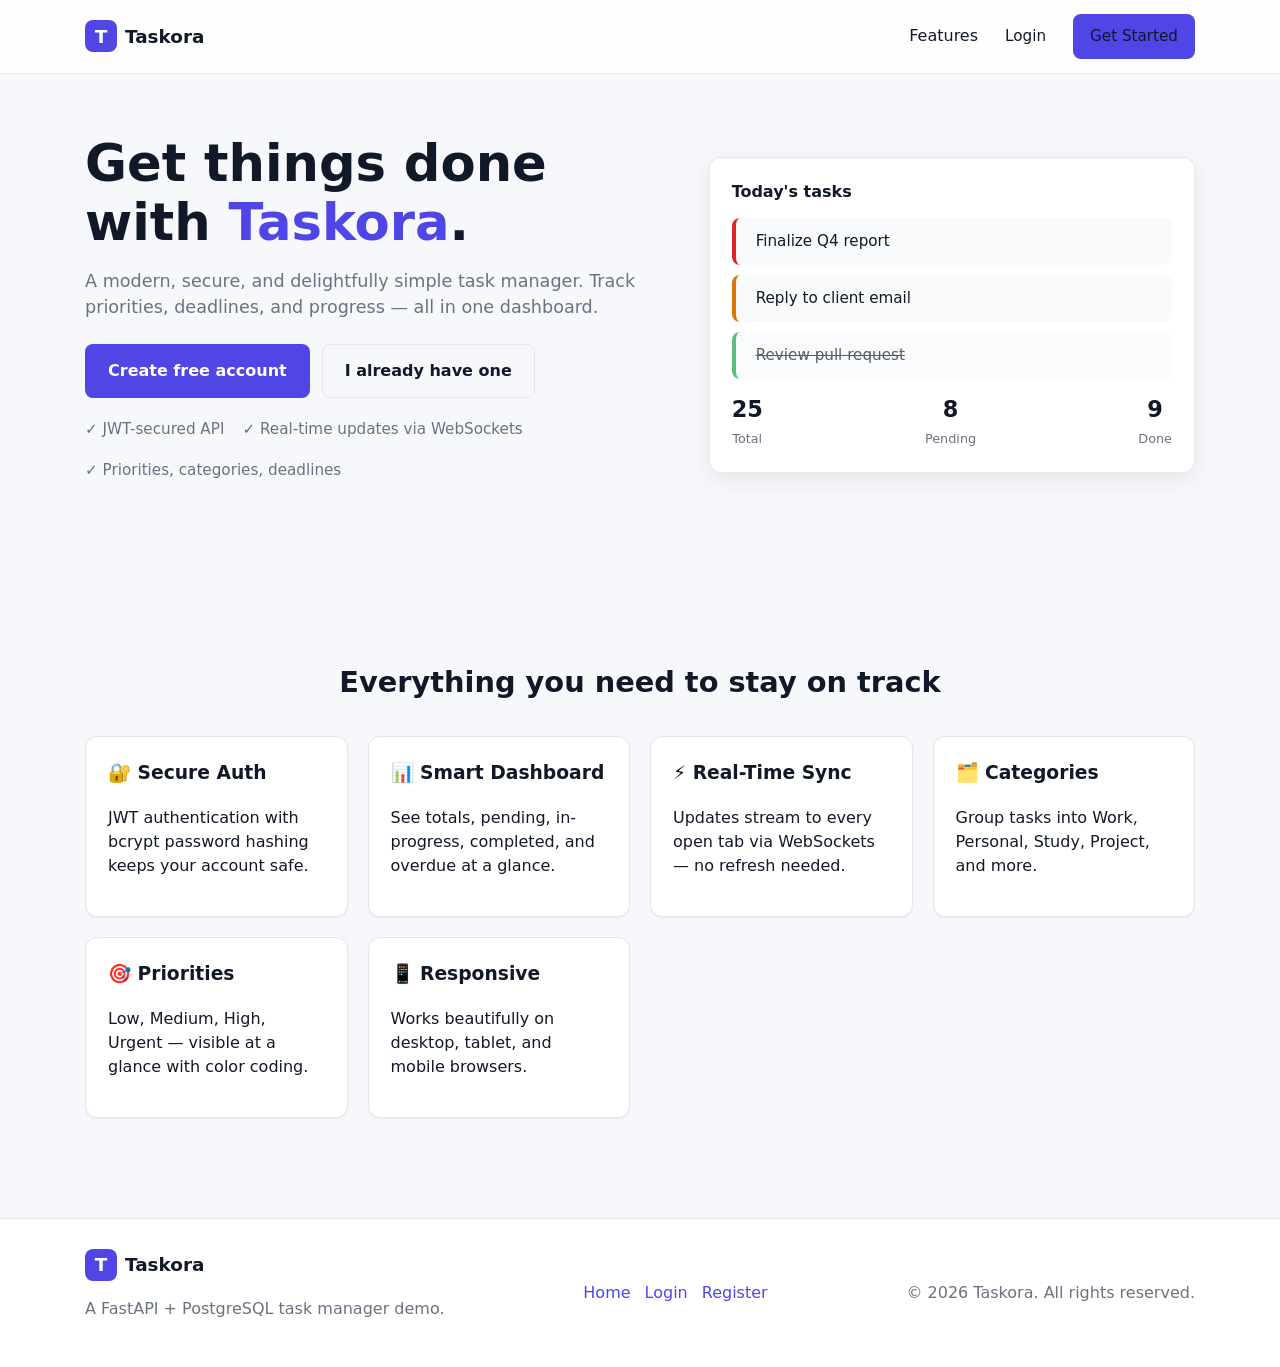
<file: frontend/index.html>
<!DOCTYPE html>
<html lang="en">
<head>
  <meta charset="UTF-8" />
  <meta name="viewport" content="width=device-width, initial-scale=1.0" />
  <title>Taskora — Organize your work beautifully</title>
  <link rel="stylesheet" href="css/style.css" />
</head>
<body class="landing">
  <header class="navbar">
    <div class="container nav-inner">
      <a href="index.html" class="brand">
        <span class="brand-mark">T</span> Taskora
      </a>
      <nav class="nav-links" id="navLinks">
        <a href="#features">Features</a>
        <a href="login.html" class="btn btn-ghost">Login</a>
        <a href="register.html" class="btn btn-primary">Get Started</a>
      </nav>
      <button class="nav-toggle" id="navToggle" aria-label="Toggle navigation">☰</button>
    </div>
  </header>

  <section class="hero container">
    <div class="hero-text">
      <h1>Get things done with <span class="accent">Taskora</span>.</h1>
      <p>A modern, secure, and delightfully simple task manager. Track priorities, deadlines, and progress — all in one dashboard.</p>
      <div class="hero-cta">
        <a href="register.html" class="btn btn-primary btn-lg">Create free account</a>
        <a href="login.html" class="btn btn-outline btn-lg">I already have one</a>
      </div>
      <ul class="hero-bullets">
        <li>✓ JWT-secured API</li>
        <li>✓ Real-time updates via WebSockets</li>
        <li>✓ Priorities, categories, deadlines</li>
      </ul>
    </div>
    <div class="hero-card">
      <div class="hero-card-header">Today's tasks</div>
      <div class="hero-task priority-high"><span class="dot"></span> Finalize Q4 report</div>
      <div class="hero-task priority-medium"><span class="dot"></span> Reply to client email</div>
      <div class="hero-task priority-low done"><span class="dot"></span> Review pull request</div>
      <div class="hero-stats">
        <div><strong>25</strong><span>Total</span></div>
        <div><strong>8</strong><span>Pending</span></div>
        <div><strong>9</strong><span>Done</span></div>
      </div>
    </div>
  </section>

  <section id="features" class="container features">
    <h2>Everything you need to stay on track</h2>
    <div class="feature-grid">
      <div class="feature-card"><h3>🔐 Secure Auth</h3><p>JWT authentication with bcrypt password hashing keeps your account safe.</p></div>
      <div class="feature-card"><h3>📊 Smart Dashboard</h3><p>See totals, pending, in-progress, completed, and overdue at a glance.</p></div>
      <div class="feature-card"><h3>⚡ Real-Time Sync</h3><p>Updates stream to every open tab via WebSockets — no refresh needed.</p></div>
      <div class="feature-card"><h3>🗂️ Categories</h3><p>Group tasks into Work, Personal, Study, Project, and more.</p></div>
      <div class="feature-card"><h3>🎯 Priorities</h3><p>Low, Medium, High, Urgent — visible at a glance with color coding.</p></div>
      <div class="feature-card"><h3>📱 Responsive</h3><p>Works beautifully on desktop, tablet, and mobile browsers.</p></div>
    </div>
  </section>

  <footer class="footer">
    <div class="container footer-inner">
      <div>
        <div class="brand"><span class="brand-mark">T</span> Taskora</div>
        <p class="muted">A FastAPI + PostgreSQL task manager demo.</p>
      </div>
      <div class="footer-links">
        <a href="index.html">Home</a>
        <a href="login.html">Login</a>
        <a href="register.html">Register</a>
      </div>
      <p class="muted">© <span id="year"></span> Taskora. All rights reserved.</p>
    </div>
  </footer>

  <script>
    document.getElementById('year').textContent = new Date().getFullYear();
    document.getElementById('navToggle')?.addEventListener('click', () => {
      document.getElementById('navLinks').classList.toggle('open');
    });
  </script>
</body>
</html>
</file>
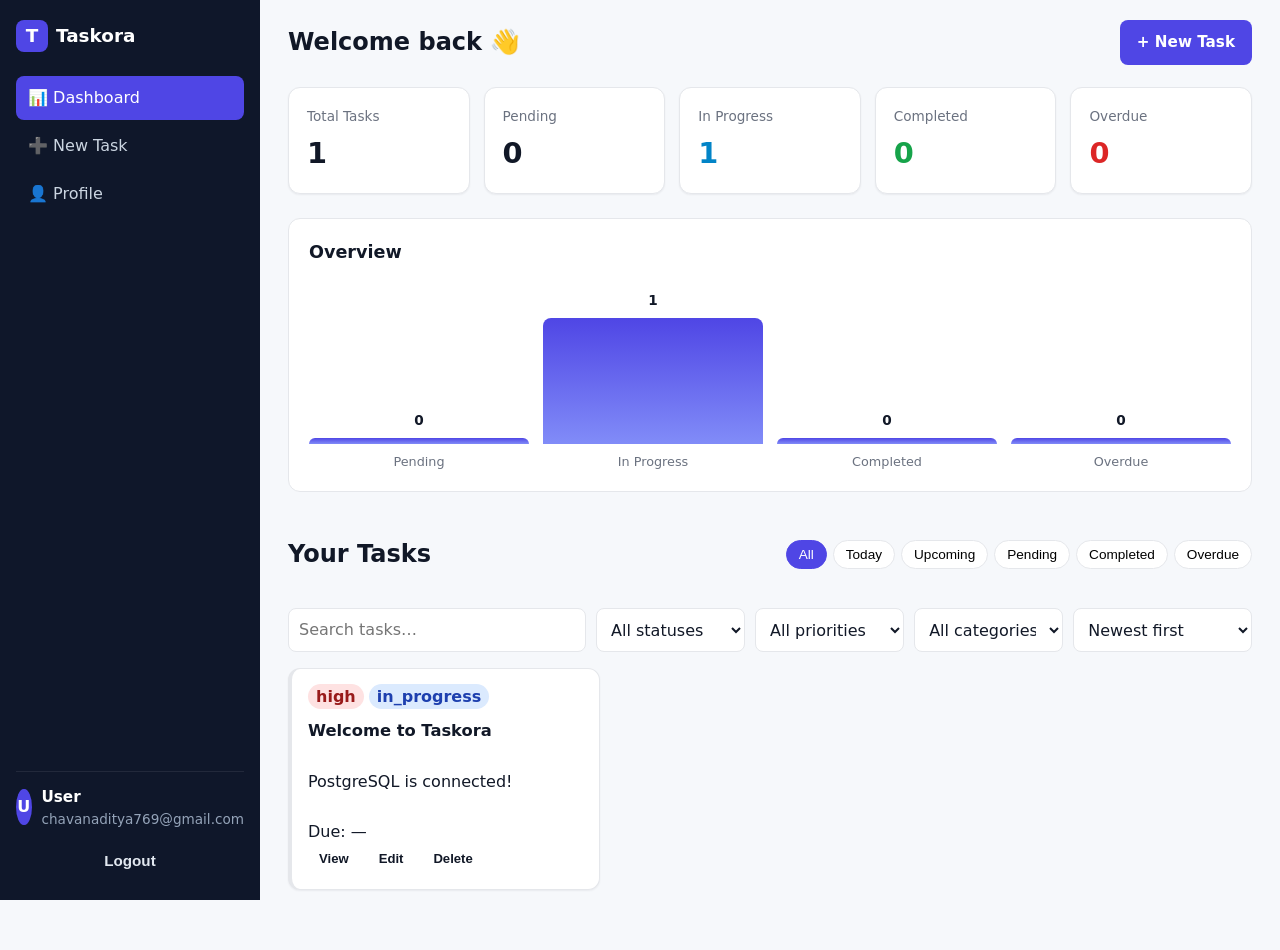
<file: frontend/dashboard.html>
<!DOCTYPE html>
<html lang="en">
<head>
  <meta charset="UTF-8" />
  <meta name="viewport" content="width=device-width, initial-scale=1.0" />
  <title>Dashboard · Taskora</title>
  <link rel="stylesheet" href="css/style.css" />
  <link rel="stylesheet" href="css/dashboard.css" />
</head>
<body class="app-page">
  <aside class="sidebar" id="sidebar">
    <div class="brand"><span class="brand-mark">T</span> Taskora</div>
    <nav class="side-nav">
      <a href="dashboard.html" class="active">📊 Dashboard</a>
      <a href="task.html">➕ New Task</a>
      <a href="profile.html">👤 Profile</a>
    </nav>
    <div class="sidebar-footer">
      <div class="user-mini">
        <div class="avatar" id="userAvatar">U</div>
        <div>
          <div id="userNameSide" class="user-name">User</div>
          <div id="userEmailSide" class="muted small">-</div>
        </div>
      </div>
      <button class="btn btn-ghost btn-block" id="logoutBtn">Logout</button>
    </div>
  </aside>

  <main class="main-content">
    <header class="topbar">
      <button class="hamburger" id="menuToggle" aria-label="Toggle menu">☰</button>
      <h1 id="welcomeHeading">Welcome back 👋</h1>
      <div class="topbar-actions">
        <a href="task.html" class="btn btn-primary">+ New Task</a>
      </div>
    </header>

    <section class="stats-grid" id="statsGrid">
      <div class="stat-card" data-stat="total"><div class="stat-label">Total Tasks</div><div class="stat-value" id="statTotal">0</div></div>
      <div class="stat-card" data-stat="pending"><div class="stat-label">Pending</div><div class="stat-value" id="statPending">0</div></div>
      <div class="stat-card" data-stat="in_progress"><div class="stat-label">In Progress</div><div class="stat-value" id="statInProgress">0</div></div>
      <div class="stat-card" data-stat="completed"><div class="stat-label">Completed</div><div class="stat-value" id="statCompleted">0</div></div>
      <div class="stat-card" data-stat="overdue"><div class="stat-label">Overdue</div><div class="stat-value" id="statOverdue">0</div></div>
    </section>

    <section class="chart-section">
      <h2>Overview</h2>
      <div class="chart-bars" id="chartBars"></div>
    </section>

    <section class="tasks-section">
      <div class="tasks-header">
        <h2>Your Tasks</h2>
        <div class="view-tabs" id="viewTabs">
          <button data-view="" class="active">All</button>
          <button data-view="today">Today</button>
          <button data-view="upcoming">Upcoming</button>
          <button data-view="pending">Pending</button>
          <button data-view="completed">Completed</button>
          <button data-view="overdue">Overdue</button>
        </div>
      </div>

      <div class="filters">
        <input type="search" id="searchInput" placeholder="Search tasks…" />
        <select id="filterStatus">
          <option value="">All statuses</option>
          <option value="todo">To Do</option>
          <option value="in_progress">In Progress</option>
          <option value="completed">Completed</option>
          <option value="cancelled">Cancelled</option>
        </select>
        <select id="filterPriority">
          <option value="">All priorities</option>
          <option value="low">Low</option>
          <option value="medium">Medium</option>
          <option value="high">High</option>
          <option value="urgent">Urgent</option>
        </select>
        <select id="filterCategory"><option value="">All categories</option></select>
        <select id="sortBy">
          <option value="created_at:desc">Newest first</option>
          <option value="created_at:asc">Oldest first</option>
          <option value="due_date:asc">Due date ↑</option>
          <option value="due_date:desc">Due date ↓</option>
          <option value="priority:desc">Priority (high→low)</option>
          <option value="title:asc">Title A–Z</option>
        </select>
      </div>

      <div id="taskList" class="task-list">
        <div class="empty-state" id="emptyState">No tasks yet. Click <strong>+ New Task</strong> to get started.</div>
      </div>
    </section>
  </main>

  <!-- Task details modal -->
  <div class="modal-overlay" id="taskModal">
    <div class="modal">
      <div class="modal-header">
        <h3 id="modalTitle">Task details</h3>
        <button class="close-btn" id="modalClose">✕</button>
      </div>
      <div class="modal-body" id="modalBody"></div>
      <div class="modal-footer" id="modalFooter"></div>
    </div>
  </div>

  <div id="toast-container" class="toast-container"></div>

  <script src="js/api.js"></script>
  <script src="js/shell.js"></script>
  <script src="js/tasks.js"></script> <!-- Move tasks.js ABOVE dashboard.js -->
  <script src="js/dashboard.js"></script>
</body>
</html>
</file>
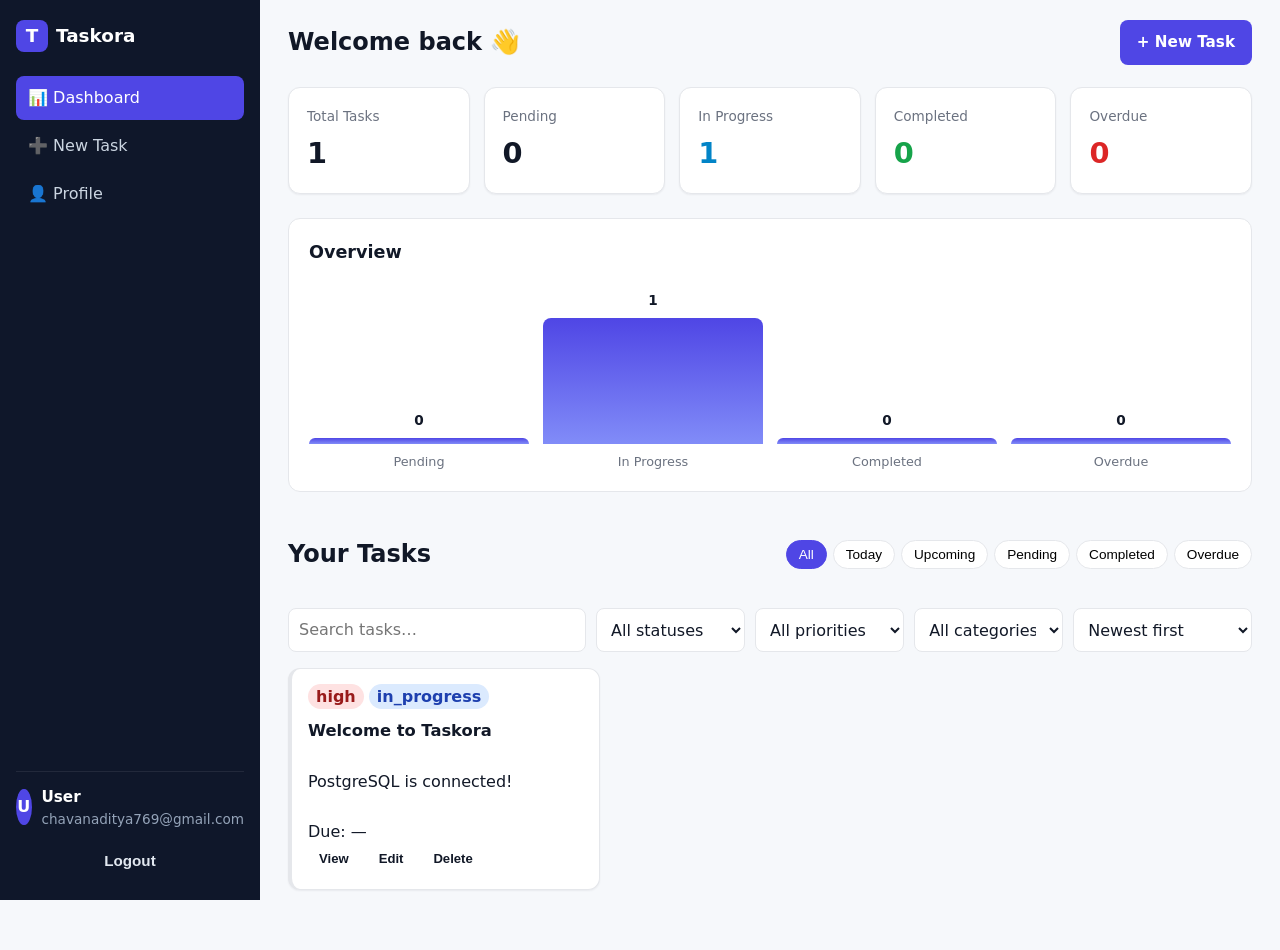
<file: frontend/login.html>
<!DOCTYPE html>
<html lang="en">
<head>
  <meta charset="UTF-8" />
  <meta name="viewport" content="width=device-width, initial-scale=1.0" />
  <title>Login · Taskora</title>
  <link rel="stylesheet" href="css/style.css" />
  <link rel="stylesheet" href="css/auth.css" />
</head>
<body class="auth-page">
  <div class="auth-card">
    <a href="index.html" class="brand center"><span class="brand-mark">T</span> Taskora</a>
    <h2>Welcome back</h2>
    <p class="muted">Log in to continue to your dashboard.</p>

    <form id="loginForm" novalidate>
      <div class="form-group">
        <label for="email">Email</label>
        <input type="email" id="email" name="email" required autocomplete="email" placeholder="you@example.com" />
        <small class="error" data-error-for="email"></small>
      </div>
      <div class="form-group">
        <label for="password">Password</label>
        <input type="password" id="password" name="password" required autocomplete="current-password" placeholder="Your password" />
        <small class="error" data-error-for="password"></small>
      </div>
      <button type="submit" class="btn btn-primary btn-block" id="submitBtn">Login</button>
      <div class="form-message" id="formMessage"></div>
    </form>

    <p class="muted center">Don't have an account? <a href="register.html">Create one</a></p>
  </div>
  <div id="toast-container" class="toast-container"></div>

  <script src="js/api.js"></script>
  <script src="js/auth.js"></script>
</body>
</html>
</file>
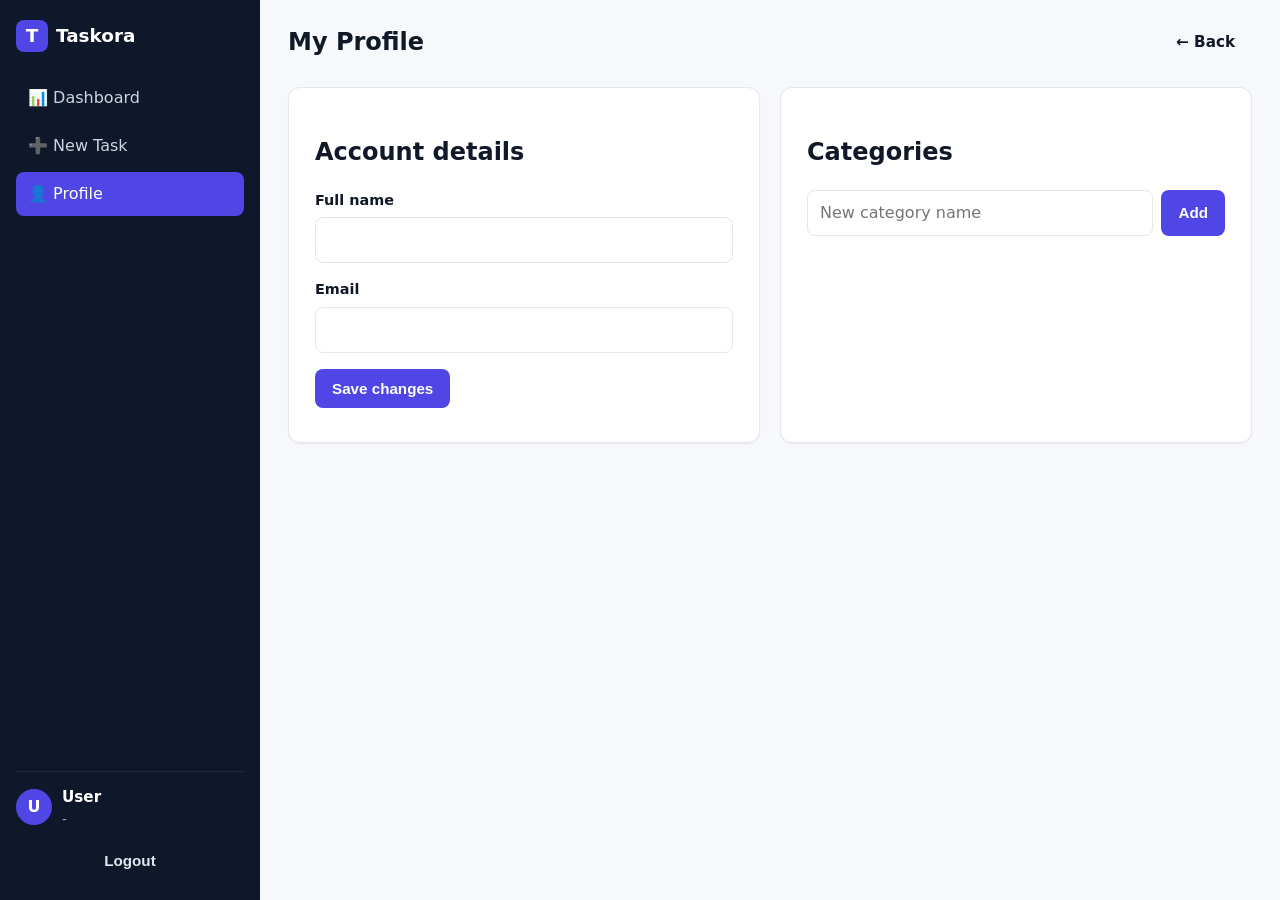
<file: frontend/profile.html>
<!DOCTYPE html>
<html lang="en">
<head>
  <meta charset="UTF-8" />
  <meta name="viewport" content="width=device-width, initial-scale=1.0" />
  <title>Profile · Taskora</title>
  <link rel="stylesheet" href="css/style.css" />
  <link rel="stylesheet" href="css/dashboard.css" />
</head>
<body class="app-page">
  <aside class="sidebar" id="sidebar">
    <div class="brand"><span class="brand-mark">T</span> Taskora</div>
    <nav class="side-nav">
      <a href="dashboard.html">📊 Dashboard</a>
      <a href="task.html">➕ New Task</a>
      <a href="profile.html" class="active">👤 Profile</a>
    </nav>
    <div class="sidebar-footer">
      <div class="user-mini">
        <div class="avatar" id="userAvatar">U</div>
        <div>
          <div id="userNameSide" class="user-name">User</div>
          <div id="userEmailSide" class="muted small">-</div>
        </div>
      </div>
      <button class="btn btn-ghost btn-block" id="logoutBtn">Logout</button>
    </div>
  </aside>

  <main class="main-content">
    <header class="topbar">
      <button class="hamburger" id="menuToggle">☰</button>
      <h1>My Profile</h1>
      <a href="dashboard.html" class="btn btn-ghost">← Back</a>
    </header>

    <section class="profile-grid">
      <div class="form-card">
        <h2>Account details</h2>
        <form id="profileForm">
          <div class="form-group">
            <label for="full_name">Full name</label>
            <input type="text" id="full_name" required />
          </div>
          <div class="form-group">
            <label for="email">Email</label>
            <input type="email" id="email" required />
          </div>
          <div class="form-actions">
            <button type="submit" class="btn btn-primary" id="saveBtn">Save changes</button>
          </div>
          <div class="form-message" id="formMessage"></div>
        </form>
      </div>

      <div class="form-card">
        <h2>Categories</h2>
        <form id="categoryForm" class="inline-form">
          <input type="text" id="newCategory" placeholder="New category name" maxlength="60" />
          <button class="btn btn-primary" type="submit">Add</button>
        </form>
        <ul class="category-list" id="categoryList"></ul>
      </div>
    </section>
  </main>

  <div id="toast-container" class="toast-container"></div>

  <script src="js/api.js"></script>
  <script src="js/profile.js"></script>
</body>
</html>
</file>
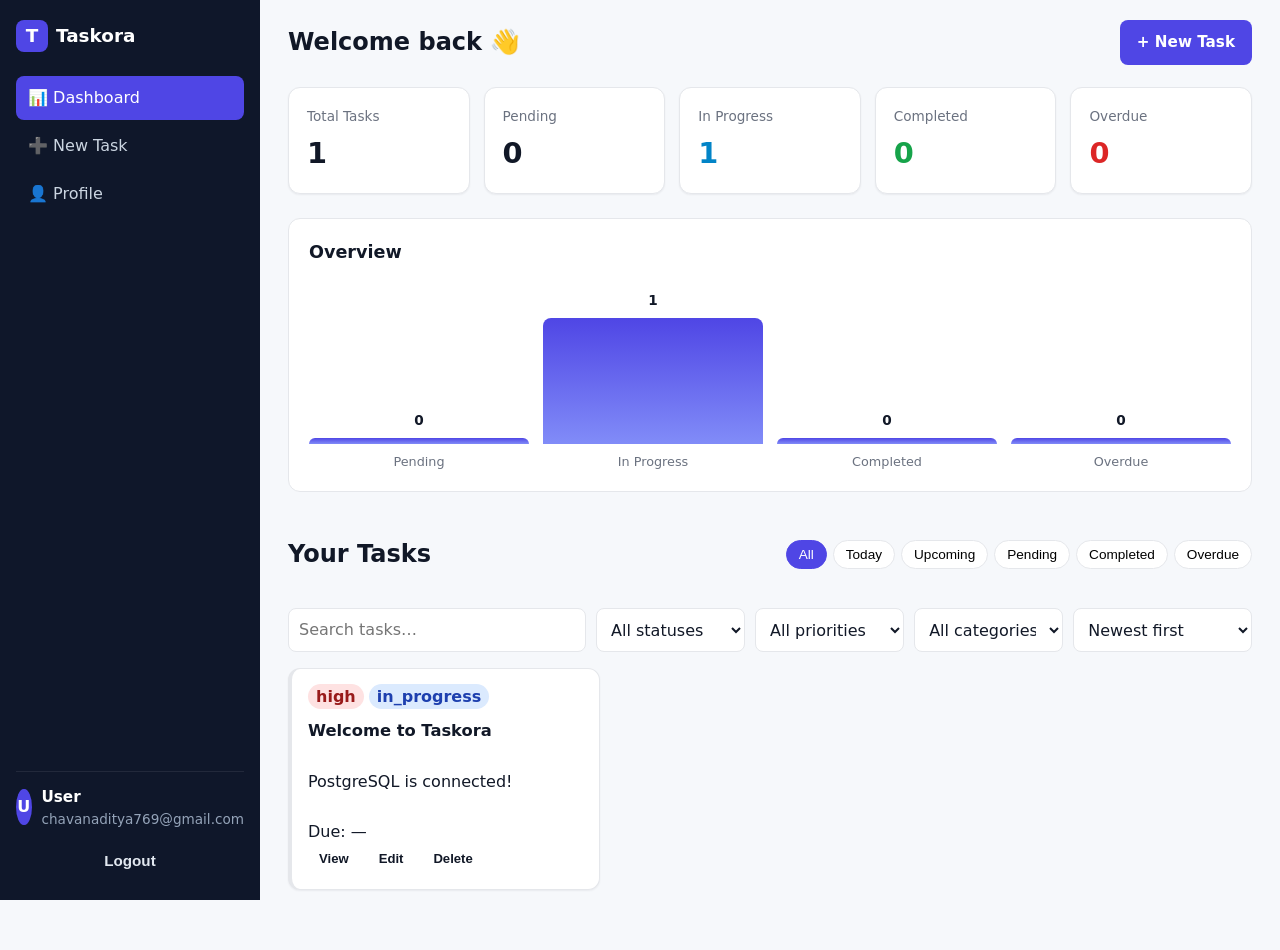
<file: frontend/register.html>
<!DOCTYPE html>
<html lang="en">
<head>
  <meta charset="UTF-8" />
  <meta name="viewport" content="width=device-width, initial-scale=1.0" />
  <title>Register · Taskora</title>
  <link rel="stylesheet" href="css/style.css" />
  <link rel="stylesheet" href="css/auth.css" />
</head>
<body class="auth-page">
  <div class="auth-card">
    <a href="index.html" class="brand center"><span class="brand-mark">T</span> Taskora</a>
    <h2>Create your account</h2>
    <p class="muted">Start organizing your work in seconds.</p>

    <form id="registerForm" novalidate>
      <div class="form-group">
        <label for="full_name">Full name</label>
        <input type="text" id="full_name" name="full_name" required minlength="2" placeholder="Jane Doe" />
        <small class="error" data-error-for="full_name"></small>
      </div>
      <div class="form-group">
        <label for="email">Email</label>
        <input type="email" id="email" name="email" required placeholder="you@example.com" />
        <small class="error" data-error-for="email"></small>
      </div>
      <div class="form-group">
        <label for="password">Password</label>
        <input type="password" id="password" name="password" required minlength="8" placeholder="At least 8 characters" />
        <small class="error" data-error-for="password"></small>
      </div>
      <div class="form-group">
        <label for="confirm_password">Confirm password</label>
        <input type="password" id="confirm_password" name="confirm_password" required />
        <small class="error" data-error-for="confirm_password"></small>
      </div>
      <button type="submit" class="btn btn-primary btn-block" id="submitBtn">Create account</button>
      <div class="form-message" id="formMessage"></div>
    </form>

    <p class="muted center">Already registered? <a href="login.html">Log in</a></p>
  </div>
  <div id="toast-container" class="toast-container"></div>

  <script src="js/api.js"></script>
  <script src="js/auth.js"></script>
</body>
</html>
</file>
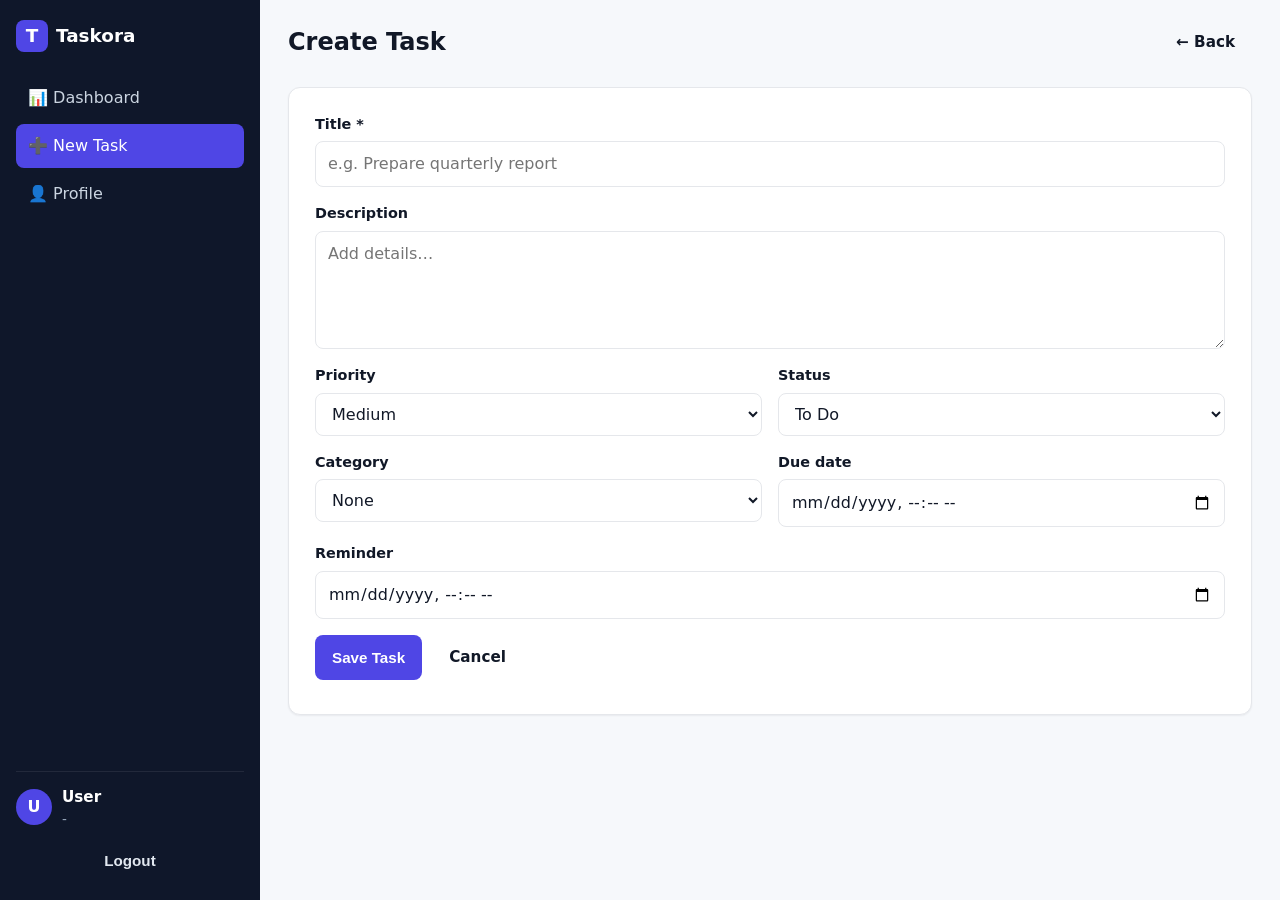
<file: frontend/task.html>
<!DOCTYPE html>
<html lang="en">
<head>
  <meta charset="UTF-8" />
  <meta name="viewport" content="width=device-width, initial-scale=1.0" />
  <title>New Task · Taskora</title>
  <link rel="stylesheet" href="css/style.css" />
  <link rel="stylesheet" href="css/dashboard.css" />
</head>
<body class="app-page">
  <aside class="sidebar" id="sidebar">
    <div class="brand"><span class="brand-mark">T</span> Taskora</div>
    <nav class="side-nav">
      <a href="dashboard.html">📊 Dashboard</a>
      <a href="task.html" class="active">➕ New Task</a>
      <a href="profile.html">👤 Profile</a>
    </nav>
    <div class="sidebar-footer">
      <div class="user-mini">
        <div class="avatar" id="userAvatar">U</div>
        <div>
          <div id="userNameSide" class="user-name">User</div>
          <div id="userEmailSide" class="muted small">-</div>
        </div>
      </div>
      <button class="btn btn-ghost btn-block" id="logoutBtn">Logout</button>
    </div>
  </aside>

  <main class="main-content">
    <header class="topbar">
      <button class="hamburger" id="menuToggle">☰</button>
      <h1 id="pageTitle">Create Task</h1>
      <a href="dashboard.html" class="btn btn-ghost">← Back</a>
    </header>

    <section class="form-card">
      <form id="taskForm">
        <div class="form-group">
          <label for="title">Title *</label>
          <input type="text" id="title" required maxlength="200" placeholder="e.g. Prepare quarterly report" />
        </div>
        <div class="form-group">
          <label for="description">Description</label>
          <textarea id="description" rows="4" maxlength="5000" placeholder="Add details…"></textarea>
        </div>
        <div class="form-row">
          <div class="form-group">
            <label for="priority">Priority</label>
            <select id="priority">
              <option value="low">Low</option>
              <option value="medium" selected>Medium</option>
              <option value="high">High</option>
              <option value="urgent">Urgent</option>
            </select>
          </div>
          <div class="form-group">
            <label for="status">Status</label>
            <select id="status">
              <option value="todo" selected>To Do</option>
              <option value="in_progress">In Progress</option>
              <option value="completed">Completed</option>
              <option value="cancelled">Cancelled</option>
            </select>
          </div>
        </div>
        <div class="form-row">
          <div class="form-group">
            <label for="category_id">Category</label>
            <select id="category_id"><option value="">None</option></select>
          </div>
          <div class="form-group">
            <label for="due_date">Due date</label>
            <input type="datetime-local" id="due_date" />
          </div>
        </div>
        <div class="form-group">
          <label for="reminder_at">Reminder</label>
          <input type="datetime-local" id="reminder_at" />
        </div>
        <div class="form-actions">
          <button type="submit" class="btn btn-primary" id="submitBtn">Save Task</button>
          <a href="dashboard.html" class="btn btn-ghost">Cancel</a>
        </div>
        <div class="form-message" id="formMessage"></div>
      </form>
    </section>
  </main>

  <div id="toast-container" class="toast-container"></div>

  <script src="js/api.js"></script>
  <script src="js/tasks.js"></script>
  <script>
    // Edit mode: task.html?id=123
    const params = new URLSearchParams(window.location.search);
    const taskId = params.get('id');
    if (taskId) {
      document.getElementById('pageTitle').textContent = 'Edit Task';
      document.getElementById('submitBtn').textContent = 'Update Task';
      TaskPage.loadForEdit(taskId);
    } else {
      TaskPage.loadCategories();
    }
  </script>
</body>
</html>
</file>
<file: frontend/css/style.css>
/* Taskora base styles: variables, reset, buttons, cards, toasts, responsive */
:root {
  --color-bg: #f6f8fb;
  --color-surface: #ffffff;
  --color-text: #111827;
  --color-muted: #6b7280;
  --color-border: #e5e7eb;
  --color-primary: #4f46e5;
  --color-primary-hover: #4338ca;
  --color-danger: #dc2626;
  --color-success: #16a34a;
  --color-warning: #d97706;
  --color-info: #0284c7;
  --shadow-sm: 0 1px 2px rgba(15, 23, 42, 0.06);
  --shadow-md: 0 6px 24px rgba(15, 23, 42, 0.08);
  --radius: 12px;
  --radius-sm: 8px;
  --transition: all .2s ease;
}

* { box-sizing: border-box; }
html, body { height: 100%; }
body {
  margin: 0;
  font-family: 'Inter', system-ui, -apple-system, Segoe UI, Roboto, Helvetica, Arial, sans-serif;
  background: var(--color-bg);
  color: var(--color-text);
  line-height: 1.5;
  -webkit-font-smoothing: antialiased;
}
a { color: var(--color-primary); text-decoration: none; }
a:hover { text-decoration: underline; }

.container { width: 100%; max-width: 1150px; margin: 0 auto; padding: 0 20px; }

/* Brand */
.brand { font-weight: 800; font-size: 1.15rem; color: var(--color-text); display: inline-flex; gap: 8px; align-items: center; }
.brand.center { justify-content: center; }
.brand-mark {
  display: inline-grid; place-items: center;
  width: 32px; height: 32px; border-radius: 8px;
  background: var(--color-primary); color: #fff; font-weight: 800;
}

/* Buttons */
.btn {
  display: inline-flex; align-items: center; justify-content: center; gap: 6px;
  padding: 10px 16px; border-radius: var(--radius-sm); border: 1px solid transparent;
  font-weight: 600; cursor: pointer; font-size: .95rem;
  transition: var(--transition); text-decoration: none;
}
.btn:hover { text-decoration: none; }
.btn-primary { background: var(--color-primary); color: #fff; }
.btn-primary:hover { background: var(--color-primary-hover); }
.btn-outline { background: transparent; border-color: var(--color-border); color: var(--color-text); }
.btn-outline:hover { background: #eef2ff; }
.btn-ghost { background: transparent; color: var(--color-text); }
.btn-ghost:hover { background: #eef2ff; }
.btn-danger { background: var(--color-danger); color: #fff; }
.btn-danger:hover { filter: brightness(.95); }
.btn-block { width: 100%; }
.btn-lg { padding: 14px 22px; font-size: 1rem; }
.btn:disabled { opacity: .6; cursor: not-allowed; }

/* Forms */
.form-group { display: flex; flex-direction: column; gap: 6px; margin-bottom: 16px; }
label { font-weight: 600; font-size: .9rem; color: var(--color-text); }
input, select, textarea {
  font: inherit; padding: 10px 12px; border: 1px solid var(--color-border);
  border-radius: var(--radius-sm); background: #fff; color: var(--color-text);
  transition: var(--transition); width: 100%;
}
input:focus, select:focus, textarea:focus {
  outline: none; border-color: var(--color-primary);
  box-shadow: 0 0 0 3px rgba(79, 70, 229, 0.15);
}
.error { color: var(--color-danger); font-size: .8rem; min-height: 1em; }
.form-message { font-size: .9rem; margin-top: 8px; }
.form-message.error { color: var(--color-danger); }
.form-message.success { color: var(--color-success); }

/* Cards */
.card, .form-card {
  background: var(--color-surface);
  border-radius: var(--radius);
  box-shadow: var(--shadow-sm);
  padding: 24px;
  border: 1px solid var(--color-border);
}

/* Toast */
.toast-container { position: fixed; top: 20px; right: 20px; z-index: 9999; display: flex; flex-direction: column; gap: 10px; }
.toast {
  background: #111827; color: #fff; padding: 12px 16px; border-radius: var(--radius-sm);
  box-shadow: var(--shadow-md); font-size: .9rem; min-width: 220px;
  animation: slideIn .25s ease; border-left: 4px solid var(--color-primary);
}
.toast.success { border-left-color: var(--color-success); }
.toast.error { border-left-color: var(--color-danger); }
.toast.warning { border-left-color: var(--color-warning); }
@keyframes slideIn { from { transform: translateX(30px); opacity: 0; } to { transform: translateX(0); opacity: 1; } }

/* Modal */
.modal-overlay {
  position: fixed; inset: 0; background: rgba(15, 23, 42, 0.55);
  display: none; align-items: center; justify-content: center; z-index: 1000; padding: 16px;
}
.modal-overlay.open { display: flex; }
.modal { background: #fff; border-radius: var(--radius); width: 100%; max-width: 520px; box-shadow: var(--shadow-md); }
.modal-header { display: flex; justify-content: space-between; align-items: center; padding: 16px 20px; border-bottom: 1px solid var(--color-border); }
.modal-header h3 { margin: 0; }
.modal-body { padding: 20px; }
.modal-footer { padding: 12px 20px; display: flex; justify-content: flex-end; gap: 10px; border-top: 1px solid var(--color-border); }
.close-btn { border: none; background: transparent; font-size: 1.1rem; cursor: pointer; }

/* Muted text */
.muted { color: var(--color-muted); }
.small { font-size: .85rem; }
.center { text-align: center; }

/* Landing */
.landing .navbar {
  background: rgba(255,255,255,.85); backdrop-filter: blur(8px);
  border-bottom: 1px solid var(--color-border); position: sticky; top: 0; z-index: 100;
}
.nav-inner { display: flex; justify-content: space-between; align-items: center; padding: 14px 20px; }
.nav-links { display: flex; align-items: center; gap: 10px; }
.nav-links a { color: var(--color-text); font-weight: 500; }
.nav-toggle { display: none; background: transparent; border: none; font-size: 1.4rem; cursor: pointer; }

.hero { display: grid; grid-template-columns: 1.2fr 1fr; gap: 40px; padding: 60px 20px 80px; align-items: center; }
.hero-text h1 { font-size: clamp(2rem, 4vw, 3.2rem); line-height: 1.15; margin: 0 0 16px; }
.hero-text p { font-size: 1.1rem; color: var(--color-muted); margin: 0 0 24px; }
.hero-cta { display: flex; gap: 12px; flex-wrap: wrap; margin-bottom: 20px; }
.hero-bullets { list-style: none; padding: 0; display: flex; gap: 18px; flex-wrap: wrap; color: var(--color-muted); font-size: .95rem; }
.accent { color: var(--color-primary); }
.hero-card {
  background: #fff; border-radius: var(--radius); padding: 22px;
  box-shadow: var(--shadow-md); border: 1px solid var(--color-border);
}
.hero-card-header { font-weight: 700; margin-bottom: 14px; }
.hero-task { padding: 12px; background: #f8fafc; border-radius: 8px; margin-bottom: 10px; display: flex; align-items: center; gap: 8px; font-size: .95rem; }
.hero-task.priority-high { border-left: 4px solid var(--color-danger); }
.hero-task.priority-medium { border-left: 4px solid var(--color-warning); }
.hero-task.priority-low { border-left: 4px solid var(--color-success); }
.hero-task.done { text-decoration: line-through; opacity: .7; }
.hero-stats { display: flex; justify-content: space-between; margin-top: 14px; }
.hero-stats > div { text-align: center; }
.hero-stats strong { font-size: 1.4rem; display: block; }
.hero-stats span { color: var(--color-muted); font-size: .8rem; }

.features { padding: 60px 20px; }
.features h2 { text-align: center; font-size: 1.8rem; margin-bottom: 32px; }
.feature-grid { display: grid; grid-template-columns: repeat(auto-fit, minmax(240px, 1fr)); gap: 20px; }
.feature-card { background: #fff; padding: 22px; border-radius: var(--radius); border: 1px solid var(--color-border); box-shadow: var(--shadow-sm); }
.feature-card h3 { margin-top: 0; }

.footer { background: #fff; border-top: 1px solid var(--color-border); margin-top: 40px; padding: 30px 0; }
.footer-inner { display: flex; justify-content: space-between; align-items: center; flex-wrap: wrap; gap: 16px; }
.footer-links { display: flex; gap: 14px; }

@media (max-width: 900px) {
  .hero { grid-template-columns: 1fr; padding: 40px 20px; }
  .nav-toggle { display: block; }
  .nav-links { display: none; position: absolute; top: 60px; right: 20px; background: #fff; flex-direction: column; padding: 14px; border-radius: var(--radius); box-shadow: var(--shadow-md); }
  .nav-links.open { display: flex; }
}
</file>
<file: frontend/css/dashboard.css>
.app-page { display: grid; grid-template-columns: 260px 1fr; min-height: 100vh; background: var(--color-bg); }

/* Sidebar */
.sidebar {
  background: #0f172a; color: #cbd5e1;
  display: flex; flex-direction: column;
  padding: 20px 16px; position: sticky; top: 0; height: 100vh;
}
.sidebar .brand { color: #fff; margin-bottom: 24px; }
.side-nav { display: flex; flex-direction: column; gap: 4px; flex: 1; }
.side-nav a { color: #cbd5e1; padding: 10px 12px; border-radius: 8px; font-weight: 500; }
.side-nav a:hover { background: rgba(255,255,255,.06); text-decoration: none; color: #fff; }
.side-nav a.active { background: var(--color-primary); color: #fff; }
.sidebar-footer { border-top: 1px solid rgba(255,255,255,.08); padding-top: 14px; }
.user-mini { display: flex; gap: 10px; align-items: center; margin-bottom: 12px; }
.user-mini .avatar { width: 36px; height: 36px; border-radius: 50%; background: var(--color-primary); color: #fff; display: grid; place-items: center; font-weight: 700; }
.user-mini .user-name { color: #fff; font-weight: 600; font-size: .95rem; }
.user-mini .muted { color: #94a3b8; }
.sidebar .btn-ghost { color: #e2e8f0; }
.sidebar .btn-ghost:hover { background: rgba(255,255,255,.08); }

/* Main */
.main-content { padding: 20px 28px 60px; }
.topbar { display: flex; align-items: center; justify-content: space-between; gap: 12px; margin-bottom: 22px; flex-wrap: wrap; }
.topbar h1 { font-size: 1.5rem; margin: 0; }
.hamburger { display: none; background: transparent; border: none; font-size: 1.5rem; cursor: pointer; }

/* Stats */
.stats-grid { display: grid; grid-template-columns: repeat(auto-fit, minmax(160px, 1fr)); gap: 14px; margin-bottom: 24px; }
.stat-card { background: #fff; padding: 18px; border-radius: var(--radius); border: 1px solid var(--color-border); box-shadow: var(--shadow-sm); }
.stat-label { color: var(--color-muted); font-size: .85rem; margin-bottom: 6px; }
.stat-value { font-size: 1.8rem; font-weight: 800; }
.stat-card[data-stat="overdue"] .stat-value { color: var(--color-danger); }
.stat-card[data-stat="completed"] .stat-value { color: var(--color-success); }
.stat-card[data-stat="in_progress"] .stat-value { color: var(--color-info); }

/* Chart */
.chart-section { background: #fff; border-radius: var(--radius); padding: 20px; border: 1px solid var(--color-border); margin-bottom: 24px; }
.chart-section h2 { margin: 0 0 14px; font-size: 1.1rem; }
.chart-bars { display: flex; gap: 14px; align-items: flex-end; min-height: 160px; padding-top: 10px; }
.chart-bar { flex: 1; text-align: center; display: flex; flex-direction: column; align-items: center; gap: 8px; }
.chart-bar .bar { width: 100%; background: linear-gradient(180deg, var(--color-primary), #818cf8); border-radius: 8px 8px 0 0; min-height: 4px; transition: height .4s ease; }
.chart-bar .bar-label { font-size: .8rem; color: var(--color-muted); }
.chart-bar .bar-value { font-size: .85rem; font-weight: 700; }

/* Task list */
.tasks-section { background: transparent; }
.tasks-header { display: flex; justify-content: space-between; align-items: center; flex-wrap: wrap; gap: 12px; margin-bottom: 16px; }
.view-tabs { display: flex; gap: 6px; flex-wrap: wrap; }
.view-tabs button {
  border: 1px solid var(--color-border); background: #fff; padding: 6px 12px;
  border-radius: 999px; font-weight: 500; cursor: pointer; font-size: .85rem;
}
.view-tabs button.active { background: var(--color-primary); color: #fff; border-color: var(--color-primary); }

.filters { display: grid; grid-template-columns: 2fr 1fr 1fr 1fr 1.2fr; gap: 10px; margin-bottom: 16px; }
.filters input, .filters select { padding: 9px 10px; }

.task-list { display: grid; grid-template-columns: repeat(auto-fill, minmax(290px, 1fr)); gap: 14px; }
.task-card {
  background: #fff; border: 1px solid var(--color-border); border-radius: var(--radius);
  padding: 16px; box-shadow: var(--shadow-sm); display: flex; flex-direction: column; gap: 10px;
  border-left: 4px solid var(--color-border);
}
.task-card.priority-low { border-left-color: var(--color-success); }
.task-card.priority-medium { border-left-color: var(--color-warning); }
.task-card.priority-high { border-left-color: #ef4444; }
.task-card.priority-urgent { border-left-color: #b91c1c; background: linear-gradient(180deg, #fff, #fef2f2); }
.task-card.overdue { outline: 1px dashed var(--color-danger); }
.task-card h3 { margin: 0; font-size: 1.02rem; }
.task-card p.desc { margin: 0; color: var(--color-muted); font-size: .9rem; display: -webkit-box; -webkit-line-clamp: 2; -webkit-box-orient: vertical; overflow: hidden; }
.task-meta { display: flex; flex-wrap: wrap; gap: 6px; font-size: .78rem; }
.badge { padding: 3px 8px; border-radius: 999px; font-weight: 600; background: #eef2ff; color: #3730a3; }
.badge.status-todo { background: #e5e7eb; color: #374151; }
.badge.status-in_progress { background: #dbeafe; color: #1e40af; }
.badge.status-completed { background: #dcfce7; color: #166534; }
.badge.status-cancelled { background: #fee2e2; color: #991b1b; }
.badge.priority-low { background: #dcfce7; color: #166534; }
.badge.priority-medium { background: #fef3c7; color: #92400e; }
.badge.priority-high { background: #fee2e2; color: #991b1b; }
.badge.priority-urgent { background: #b91c1c; color: #fff; }

.task-actions { display: flex; gap: 8px; margin-top: auto; }
.task-actions .btn { padding: 6px 10px; font-size: .82rem; }

.empty-state { grid-column: 1 / -1; text-align: center; padding: 40px; background: #fff; border: 1px dashed var(--color-border); border-radius: var(--radius); color: var(--color-muted); }

/* Form card */
.form-card { background: #fff; border-radius: var(--radius); padding: 26px; border: 1px solid var(--color-border); box-shadow: var(--shadow-sm); }
.form-row { display: grid; grid-template-columns: 1fr 1fr; gap: 16px; }
.form-actions { display: flex; gap: 10px; margin-top: 8px; flex-wrap: wrap; }

/* Profile */
.profile-grid { display: grid; grid-template-columns: 1fr 1fr; gap: 20px; }
.inline-form { display: flex; gap: 8px; margin-bottom: 14px; }
.category-list { list-style: none; padding: 0; margin: 0; display: flex; flex-direction: column; gap: 8px; }
.category-list li { display: flex; justify-content: space-between; align-items: center; background: #f8fafc; padding: 8px 12px; border-radius: 8px; }
.category-list .actions { display: flex; gap: 6px; }

/* Responsive */
@media (max-width: 900px) {
  .app-page { grid-template-columns: 1fr; }
  .sidebar {
    position: fixed; top: 0; left: 0; z-index: 500;
    transform: translateX(-100%); transition: transform .25s ease;
    width: 250px;
  }
  .sidebar.open { transform: translateX(0); }
  .hamburger { display: inline-block; }
  .filters { grid-template-columns: 1fr 1fr; }
  .profile-grid { grid-template-columns: 1fr; }
  .form-row { grid-template-columns: 1fr; }
}
@media (max-width: 520px) {
  .filters { grid-template-columns: 1fr; }
  .main-content { padding: 16px; }
}
</file>
<file: frontend/css/auth.css>
.auth-page {
  min-height: 100vh;
  display: grid;
  place-items: center;
  padding: 24px;
  background: linear-gradient(135deg, #eef2ff 0%, #f6f8fb 50%, #e0e7ff 100%);
}
.auth-card {
  background: #fff;
  padding: 32px;
  border-radius: 16px;
  box-shadow: 0 20px 60px rgba(15, 23, 42, 0.15);
  width: 100%;
  max-width: 420px;
  border: 1px solid var(--color-border);
}
.auth-card h2 { margin: 18px 0 4px; }
.auth-card form { margin-top: 20px; }
.auth-card .btn { margin-top: 6px; }
</file>
